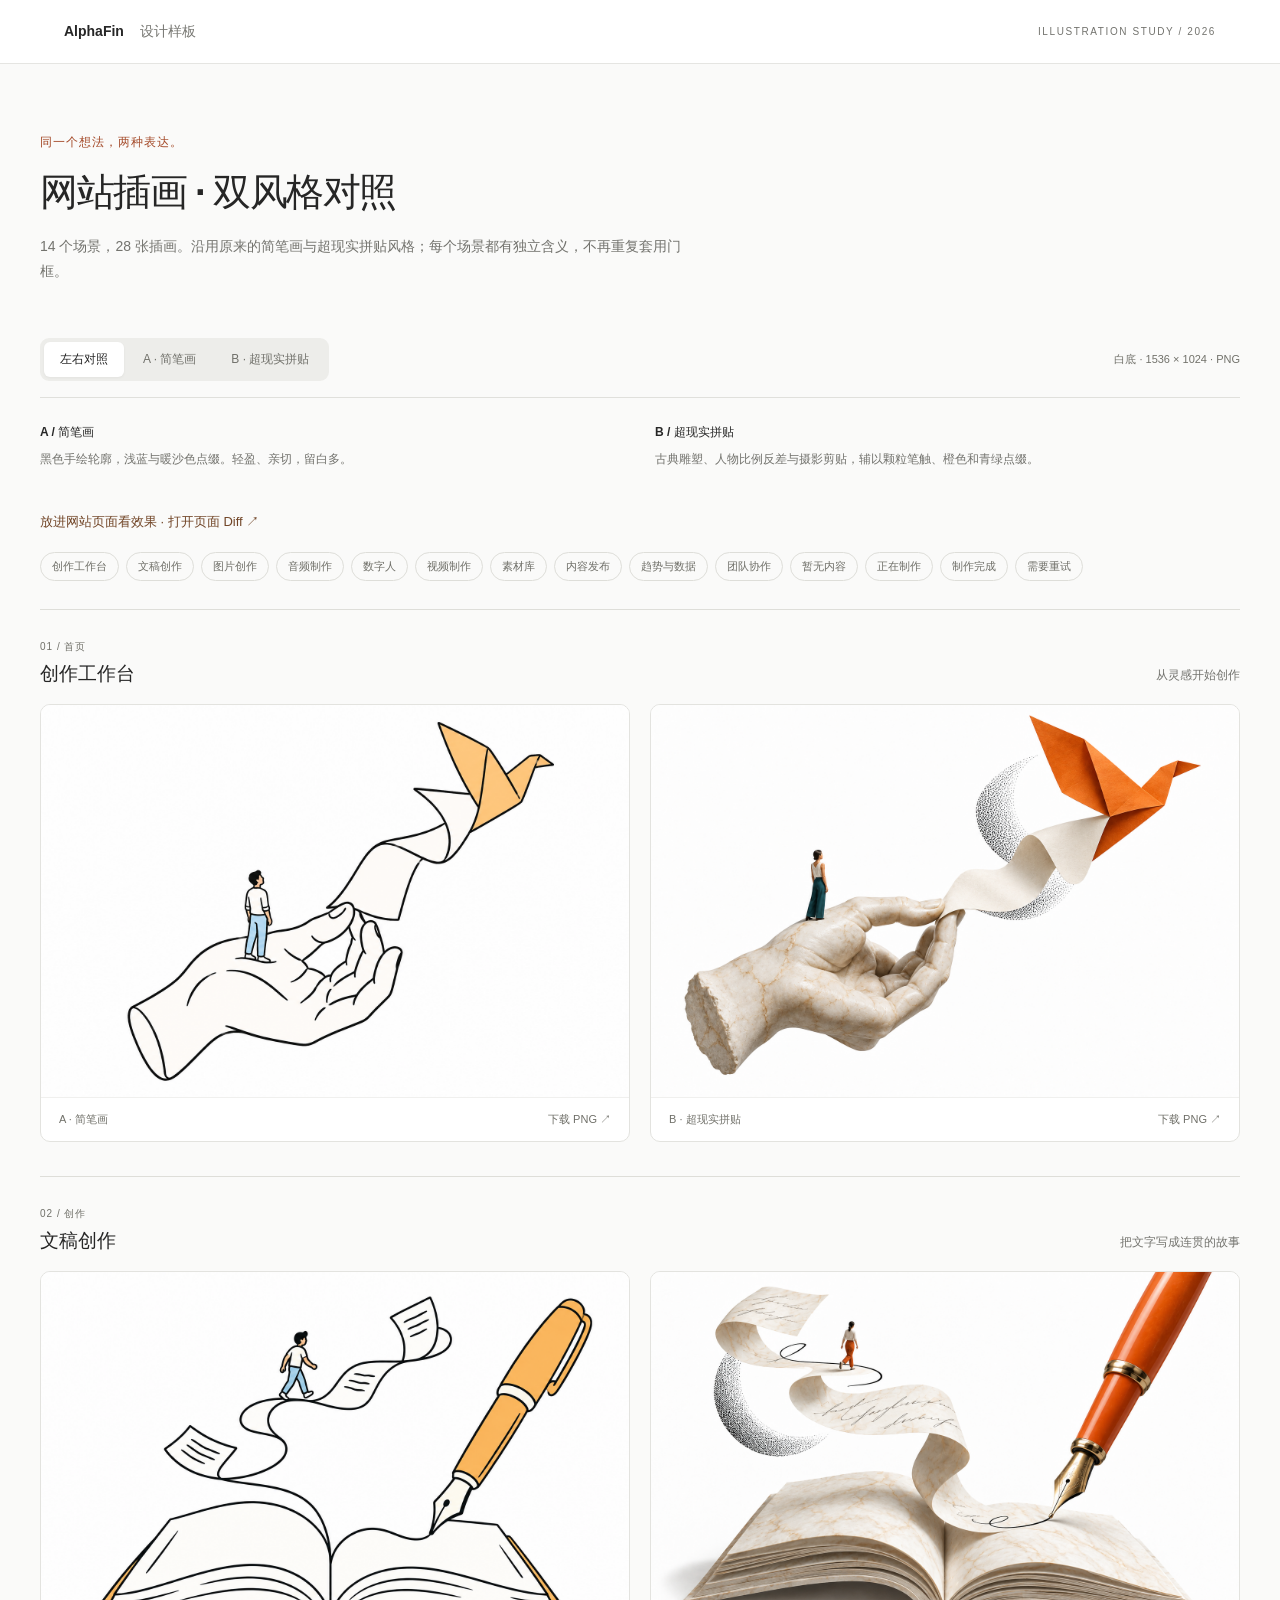
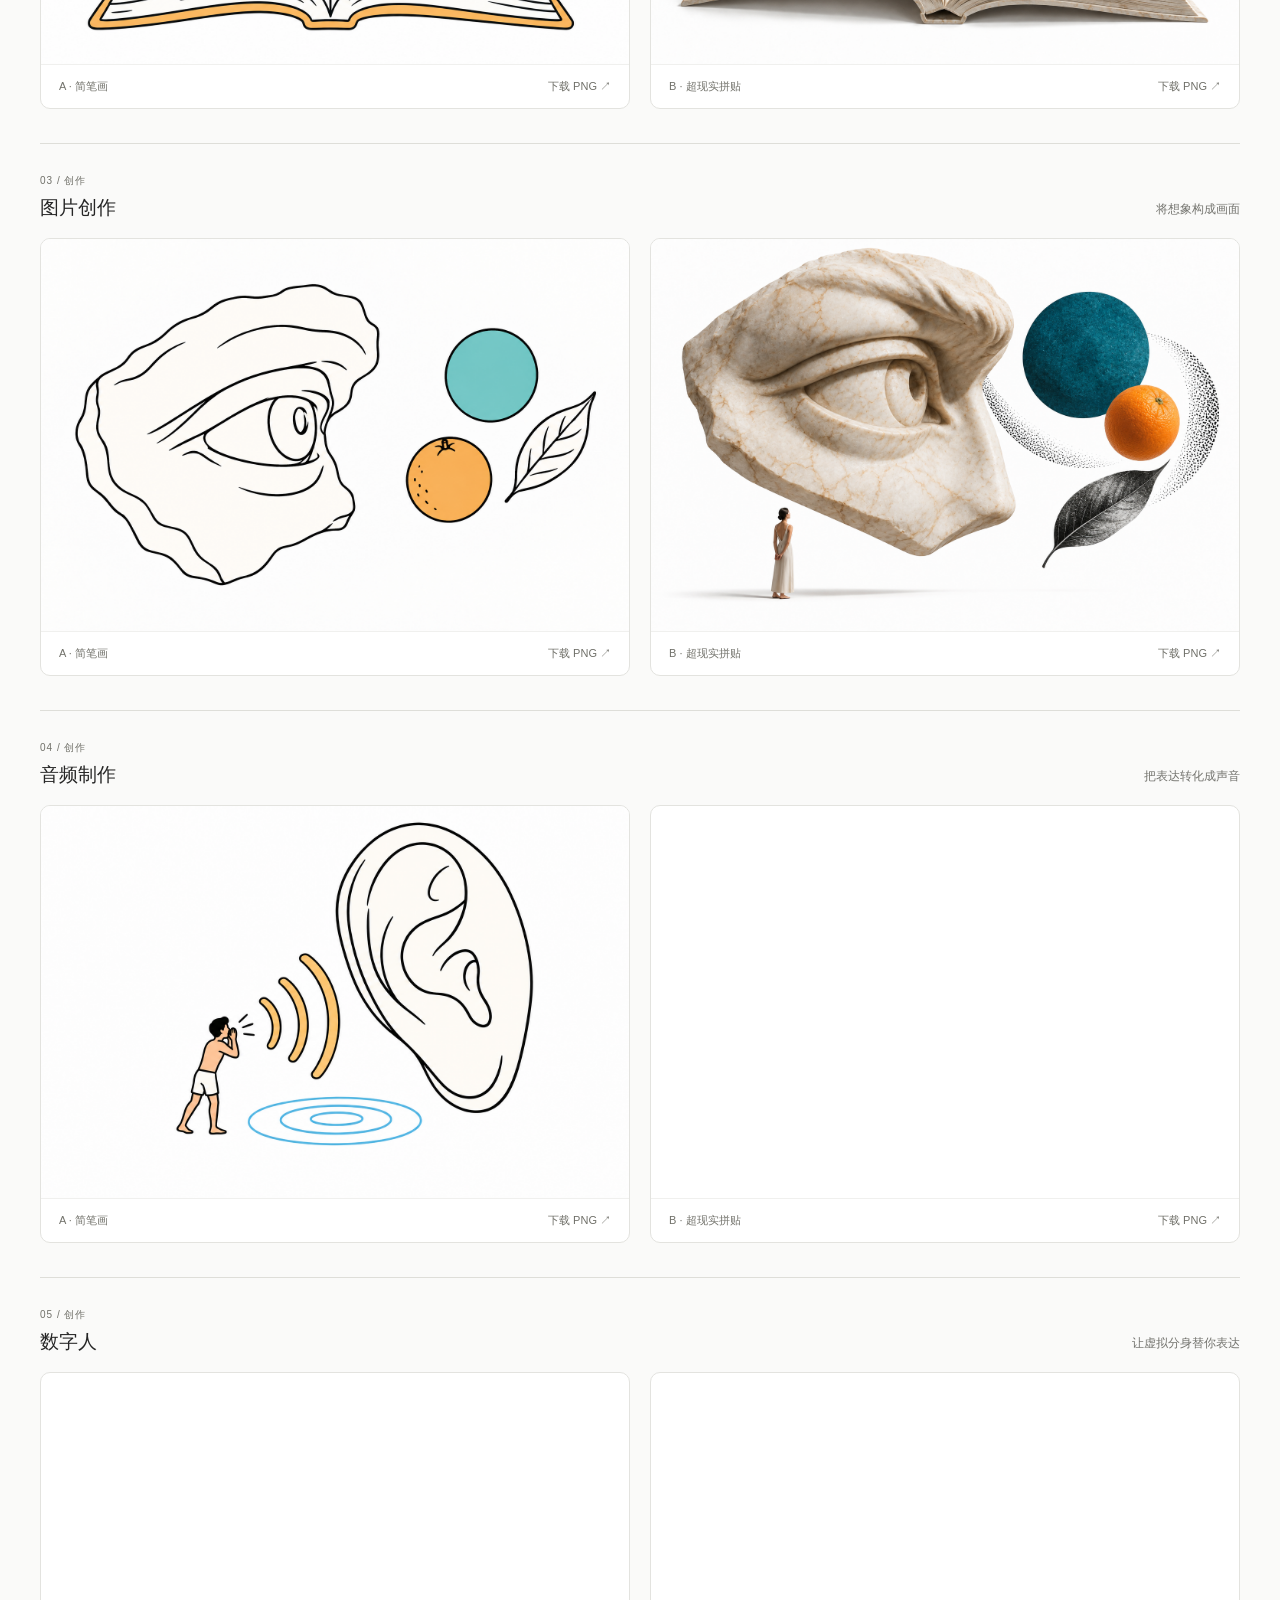
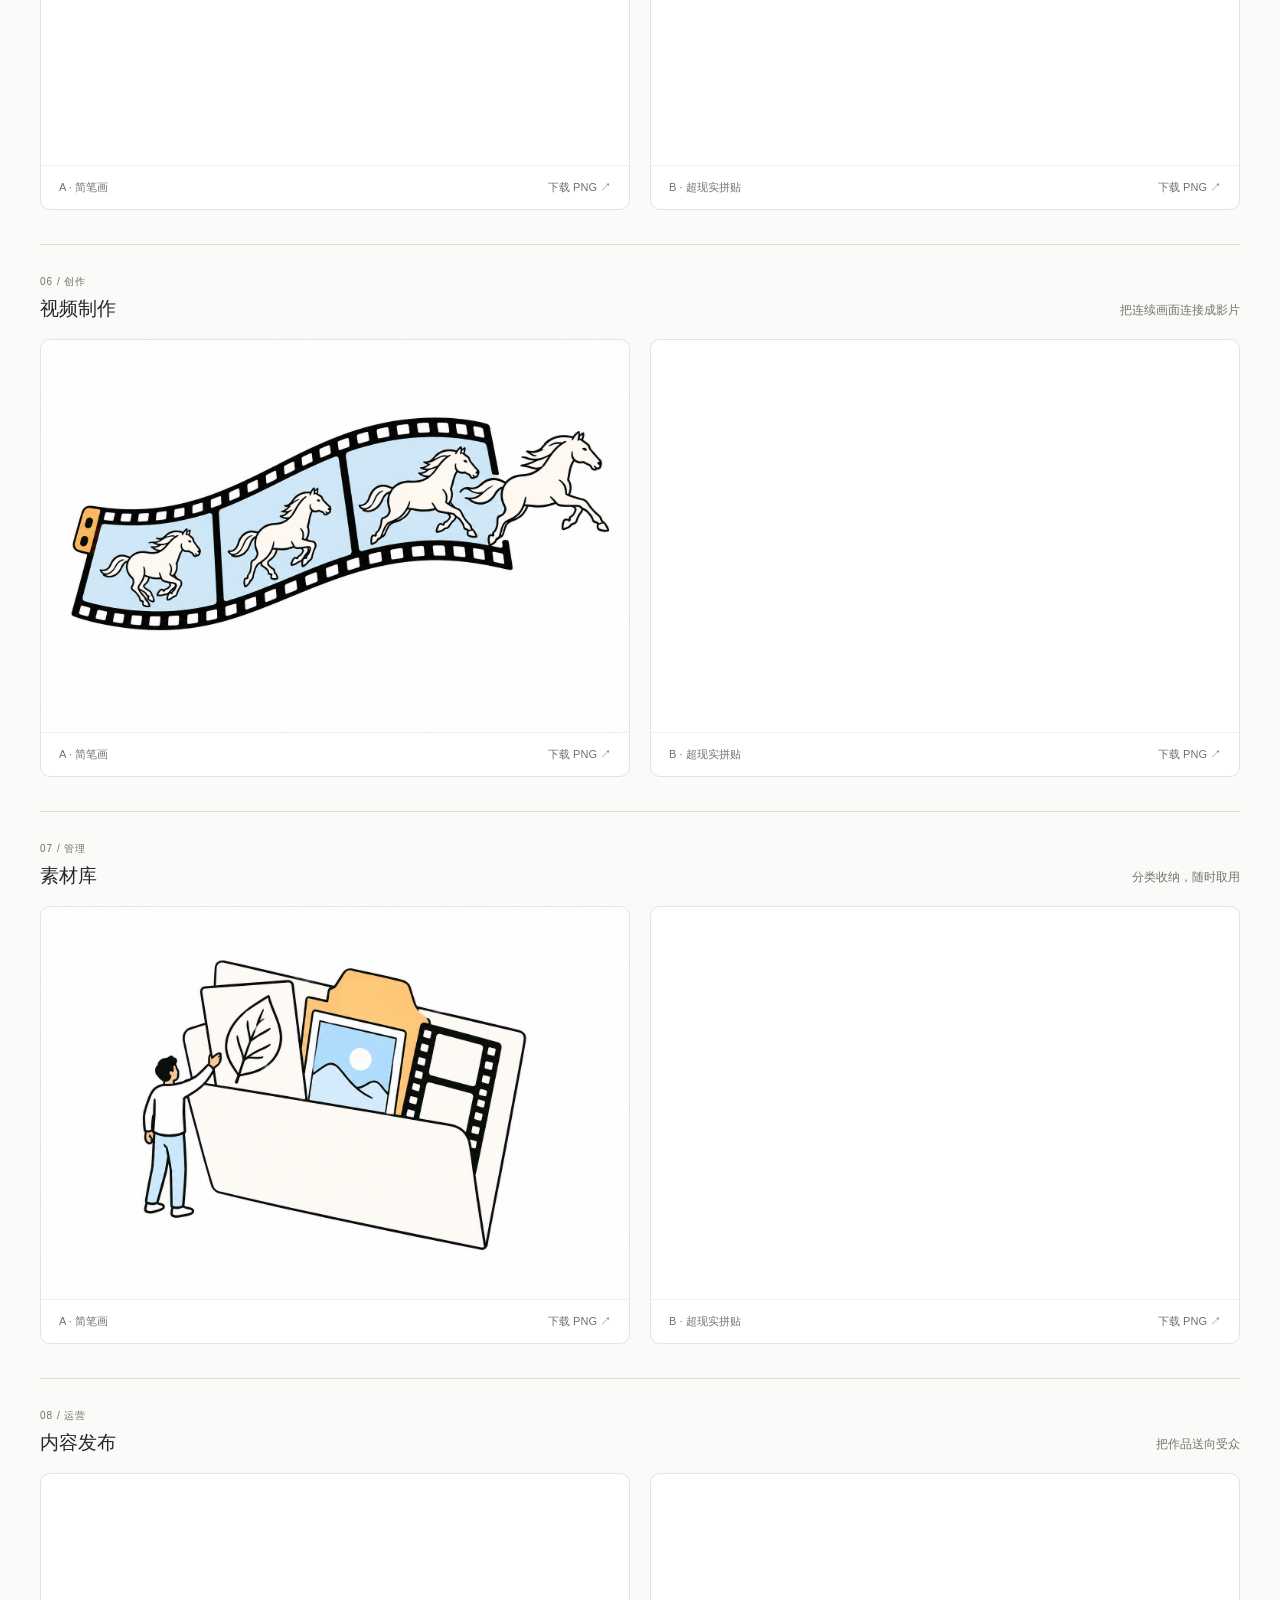
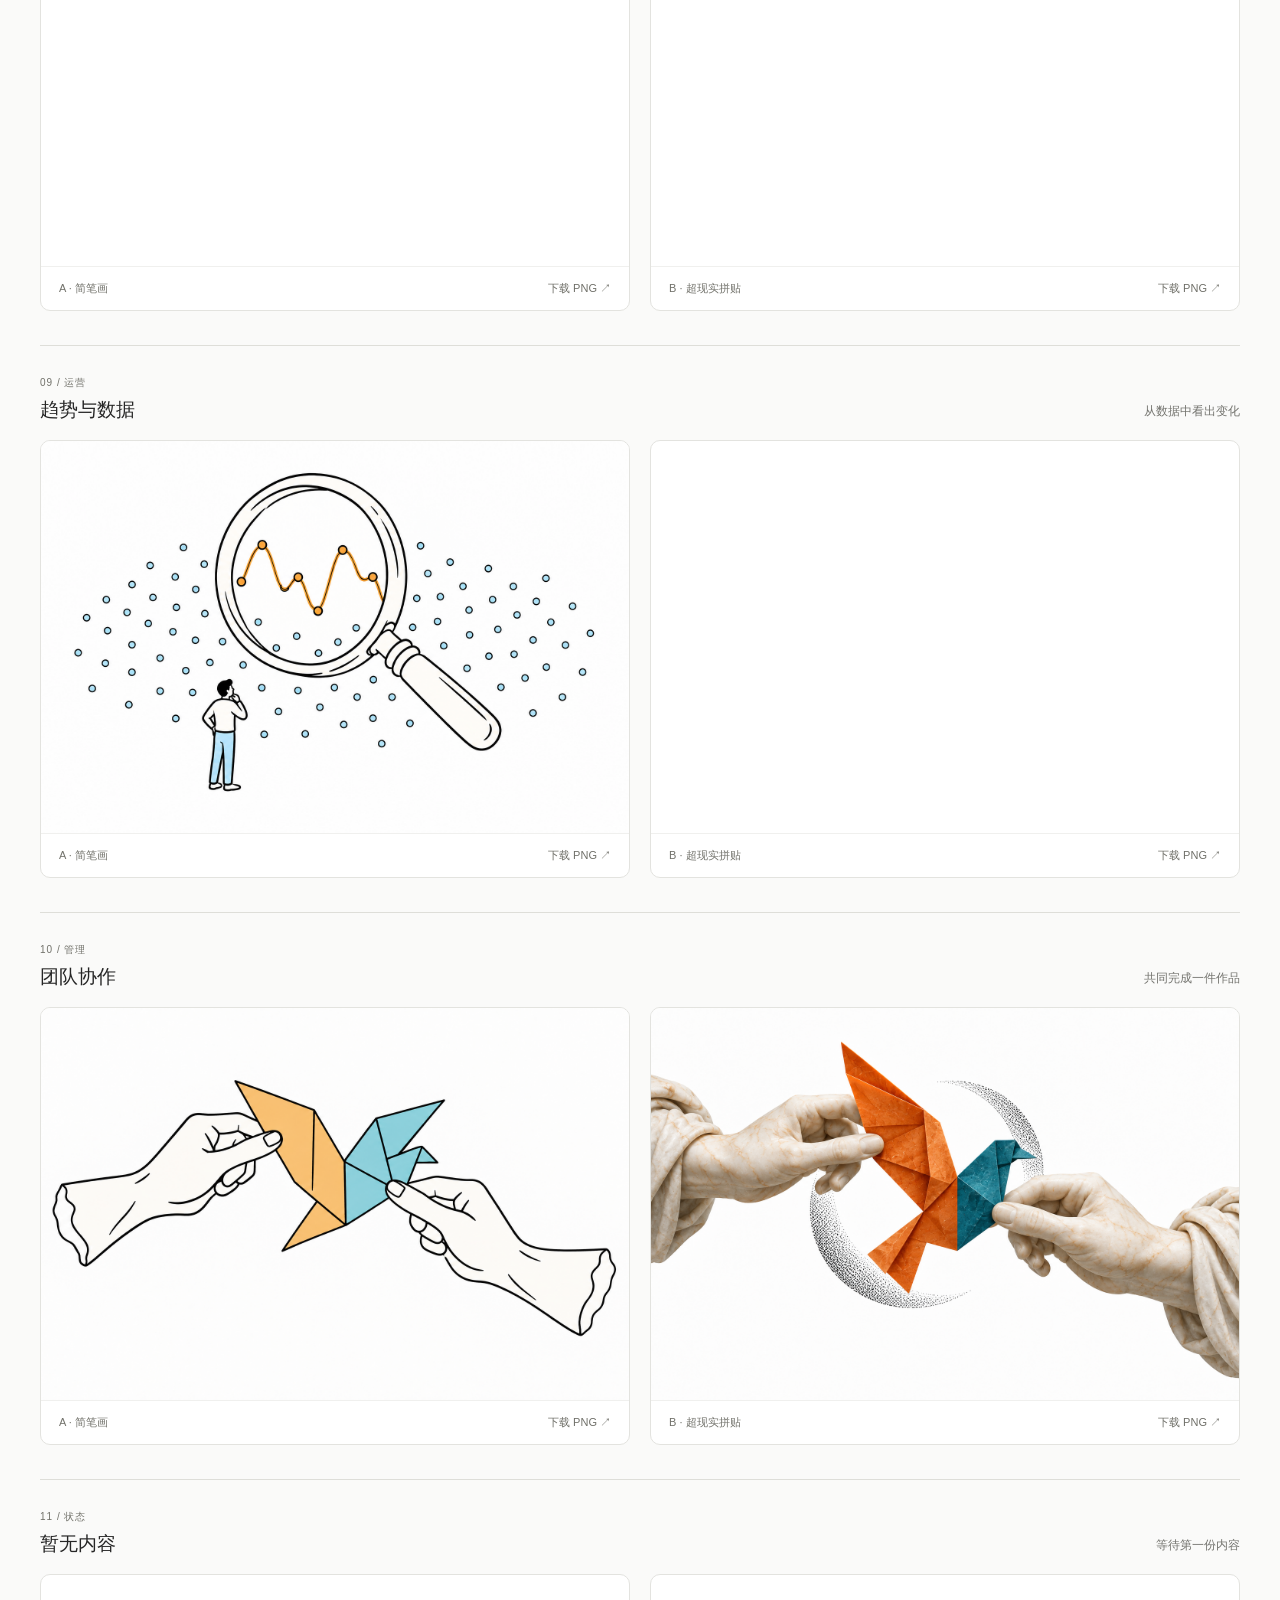
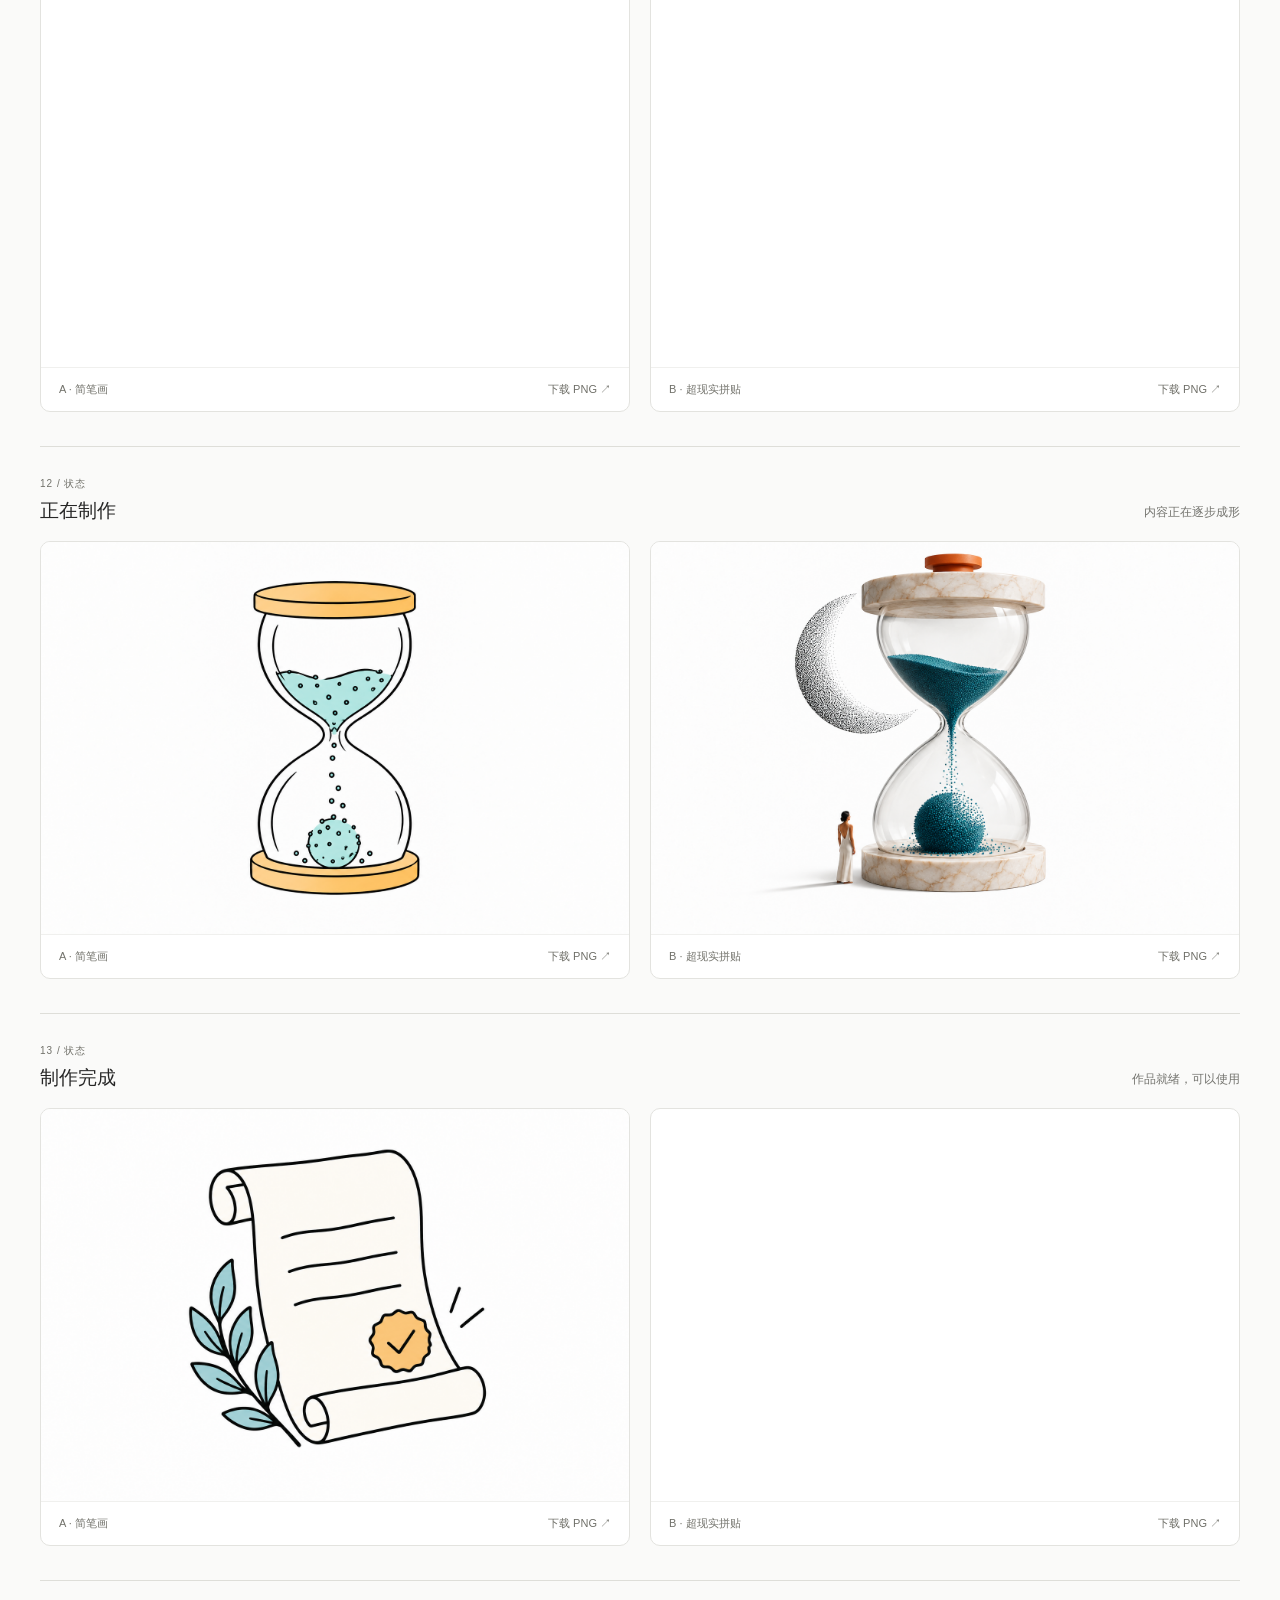
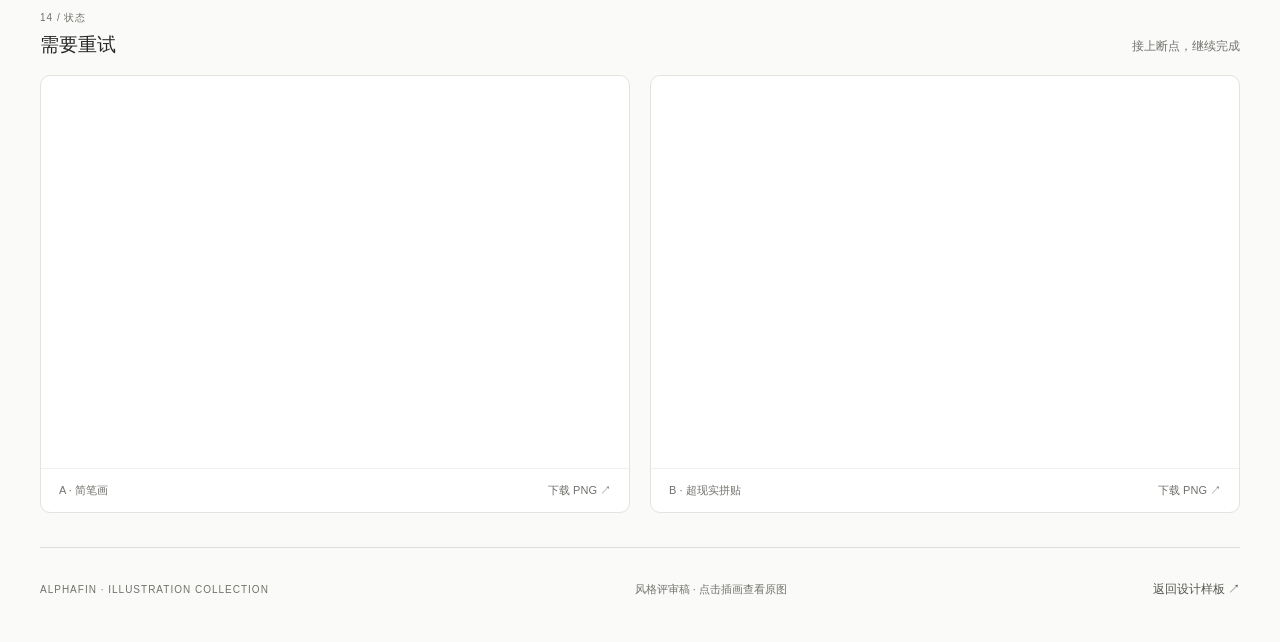
<file: illustration-suite.html>
<!doctype html>
<html lang="zh-CN"><head><meta charset="utf-8"><meta name="viewport" content="width=device-width,initial-scale=1"><title>AlphaFin · 两套插画对照</title><link rel="stylesheet" href="illustration-suite.css"></head>
<body><header class="masthead"><a href="./">AlphaFin <span>设计样板</span></a><span>ILLUSTRATION STUDY / 2026</span></header>
<main><div class="intro"><span class="eyebrow">同一个想法，两种表达。</span><h1>网站插画 · 双风格对照</h1><p>14 个场景，28 张插画。沿用原来的简笔画与超现实拼贴风格；每个场景都有独立含义，不再重复套用门框。</p></div>
<input class="mode" type="radio" name="mode" id="mode-pair" checked><input class="mode" type="radio" name="mode" id="mode-ink"><input class="mode" type="radio" name="mode" id="mode-surreal">
<div class="toolbar"><div class="switcher" role="group" aria-label="显示方式"><label for="mode-pair">左右对照</label><label for="mode-ink">A · 简笔画</label><label for="mode-surreal">B · 超现实拼贴</label></div><span class="meta">白底 · 1536 × 1024 · PNG</span></div>
<div class="style-notes"><div><b>A / 简笔画</b><p>黑色手绘轮廓，浅蓝与暖沙色点缀。轻盈、亲切，留白多。</p></div><div><b>B / 超现实拼贴</b><p>古典雕塑、人物比例反差与摄影剪贴，辅以颗粒笔触、橙色和青绿点缀。</p></div></div>
<p><a href="page-diff.html" style="font-size:13px;color:#714527">放进网站页面看效果 · 打开页面 Diff ↗</a></p><nav class="jump" aria-label="插画场景"><a href="#welcome">创作工作台</a><a href="#writing">文稿创作</a><a href="#image">图片创作</a><a href="#audio">音频制作</a><a href="#presenter">数字人</a><a href="#video">视频制作</a><a href="#library">素材库</a><a href="#publish">内容发布</a><a href="#analytics">趋势与数据</a><a href="#team">团队协作</a><a href="#empty">暂无内容</a><a href="#processing">正在制作</a><a href="#success">制作完成</a><a href="#error">需要重试</a></nav>
<div class="scenes"><section class="scene" id="welcome" aria-labelledby="welcome-title"><header class="scene-heading"><div><span class="number">01 / 首页</span><h2 id="welcome-title">创作工作台</h2></div><p>从灵感开始创作</p></header><div class="pair"><figure class="ink"><a class="art" href="assets/suite-welcome-ink-v3.png" target="_blank" rel="noopener" aria-label="查看创作工作台 · A · 简笔画原图"><img src="assets/suite-welcome-ink-v3.png" width="1536" height="1024" alt="创作工作台 · A · 简笔画：从灵感开始创作"  decoding="async"></a><figcaption><span>A · 简笔画</span><a href="assets/suite-welcome-ink-v3.png" download>下载 PNG <span aria-hidden="true">↗</span></a></figcaption></figure><figure class="surreal"><a class="art" href="assets/suite-welcome-surreal-v3.png" target="_blank" rel="noopener" aria-label="查看创作工作台 · B · 超现实拼贴原图"><img src="assets/suite-welcome-surreal-v3.png" width="1536" height="1024" alt="创作工作台 · B · 超现实拼贴：从灵感开始创作"  decoding="async"></a><figcaption><span>B · 超现实拼贴</span><a href="assets/suite-welcome-surreal-v3.png" download>下载 PNG <span aria-hidden="true">↗</span></a></figcaption></figure></div></section>
<section class="scene" id="writing" aria-labelledby="writing-title"><header class="scene-heading"><div><span class="number">02 / 创作</span><h2 id="writing-title">文稿创作</h2></div><p>把文字写成连贯的故事</p></header><div class="pair"><figure class="ink"><a class="art" href="assets/suite-writing-ink-v3.png" target="_blank" rel="noopener" aria-label="查看文稿创作 · A · 简笔画原图"><img src="assets/suite-writing-ink-v3.png" width="1536" height="1024" alt="文稿创作 · A · 简笔画：把文字写成连贯的故事" loading="lazy" decoding="async"></a><figcaption><span>A · 简笔画</span><a href="assets/suite-writing-ink-v3.png" download>下载 PNG <span aria-hidden="true">↗</span></a></figcaption></figure><figure class="surreal"><a class="art" href="assets/suite-writing-surreal-v3.png" target="_blank" rel="noopener" aria-label="查看文稿创作 · B · 超现实拼贴原图"><img src="assets/suite-writing-surreal-v3.png" width="1536" height="1024" alt="文稿创作 · B · 超现实拼贴：把文字写成连贯的故事" loading="lazy" decoding="async"></a><figcaption><span>B · 超现实拼贴</span><a href="assets/suite-writing-surreal-v3.png" download>下载 PNG <span aria-hidden="true">↗</span></a></figcaption></figure></div></section>
<section class="scene" id="image" aria-labelledby="image-title"><header class="scene-heading"><div><span class="number">03 / 创作</span><h2 id="image-title">图片创作</h2></div><p>将想象构成画面</p></header><div class="pair"><figure class="ink"><a class="art" href="assets/suite-image-ink-v3.png" target="_blank" rel="noopener" aria-label="查看图片创作 · A · 简笔画原图"><img src="assets/suite-image-ink-v3.png" width="1536" height="1024" alt="图片创作 · A · 简笔画：将想象构成画面" loading="lazy" decoding="async"></a><figcaption><span>A · 简笔画</span><a href="assets/suite-image-ink-v3.png" download>下载 PNG <span aria-hidden="true">↗</span></a></figcaption></figure><figure class="surreal"><a class="art" href="assets/suite-image-surreal-v3.png" target="_blank" rel="noopener" aria-label="查看图片创作 · B · 超现实拼贴原图"><img src="assets/suite-image-surreal-v3.png" width="1536" height="1024" alt="图片创作 · B · 超现实拼贴：将想象构成画面" loading="lazy" decoding="async"></a><figcaption><span>B · 超现实拼贴</span><a href="assets/suite-image-surreal-v3.png" download>下载 PNG <span aria-hidden="true">↗</span></a></figcaption></figure></div></section>
<section class="scene" id="audio" aria-labelledby="audio-title"><header class="scene-heading"><div><span class="number">04 / 创作</span><h2 id="audio-title">音频制作</h2></div><p>把表达转化成声音</p></header><div class="pair"><figure class="ink"><a class="art" href="assets/suite-audio-ink-v3.png" target="_blank" rel="noopener" aria-label="查看音频制作 · A · 简笔画原图"><img src="assets/suite-audio-ink-v3.png" width="1536" height="1024" alt="音频制作 · A · 简笔画：把表达转化成声音" loading="lazy" decoding="async"></a><figcaption><span>A · 简笔画</span><a href="assets/suite-audio-ink-v3.png" download>下载 PNG <span aria-hidden="true">↗</span></a></figcaption></figure><figure class="surreal"><a class="art" href="assets/suite-audio-surreal-v3.png" target="_blank" rel="noopener" aria-label="查看音频制作 · B · 超现实拼贴原图"><img src="assets/suite-audio-surreal-v3.png" width="1536" height="1024" alt="音频制作 · B · 超现实拼贴：把表达转化成声音" loading="lazy" decoding="async"></a><figcaption><span>B · 超现实拼贴</span><a href="assets/suite-audio-surreal-v3.png" download>下载 PNG <span aria-hidden="true">↗</span></a></figcaption></figure></div></section>
<section class="scene" id="presenter" aria-labelledby="presenter-title"><header class="scene-heading"><div><span class="number">05 / 创作</span><h2 id="presenter-title">数字人</h2></div><p>让虚拟分身替你表达</p></header><div class="pair"><figure class="ink"><a class="art" href="assets/suite-presenter-ink-v3.png" target="_blank" rel="noopener" aria-label="查看数字人 · A · 简笔画原图"><img src="assets/suite-presenter-ink-v3.png" width="1536" height="1024" alt="数字人 · A · 简笔画：让虚拟分身替你表达" loading="lazy" decoding="async"></a><figcaption><span>A · 简笔画</span><a href="assets/suite-presenter-ink-v3.png" download>下载 PNG <span aria-hidden="true">↗</span></a></figcaption></figure><figure class="surreal"><a class="art" href="assets/suite-presenter-surreal-v3.png" target="_blank" rel="noopener" aria-label="查看数字人 · B · 超现实拼贴原图"><img src="assets/suite-presenter-surreal-v3.png" width="1536" height="1024" alt="数字人 · B · 超现实拼贴：让虚拟分身替你表达" loading="lazy" decoding="async"></a><figcaption><span>B · 超现实拼贴</span><a href="assets/suite-presenter-surreal-v3.png" download>下载 PNG <span aria-hidden="true">↗</span></a></figcaption></figure></div></section>
<section class="scene" id="video" aria-labelledby="video-title"><header class="scene-heading"><div><span class="number">06 / 创作</span><h2 id="video-title">视频制作</h2></div><p>把连续画面连接成影片</p></header><div class="pair"><figure class="ink"><a class="art" href="assets/suite-video-ink-v3.png" target="_blank" rel="noopener" aria-label="查看视频制作 · A · 简笔画原图"><img src="assets/suite-video-ink-v3.png" width="1536" height="1024" alt="视频制作 · A · 简笔画：把连续画面连接成影片" loading="lazy" decoding="async"></a><figcaption><span>A · 简笔画</span><a href="assets/suite-video-ink-v3.png" download>下载 PNG <span aria-hidden="true">↗</span></a></figcaption></figure><figure class="surreal"><a class="art" href="assets/suite-video-surreal-v3.png" target="_blank" rel="noopener" aria-label="查看视频制作 · B · 超现实拼贴原图"><img src="assets/suite-video-surreal-v3.png" width="1536" height="1024" alt="视频制作 · B · 超现实拼贴：把连续画面连接成影片" loading="lazy" decoding="async"></a><figcaption><span>B · 超现实拼贴</span><a href="assets/suite-video-surreal-v3.png" download>下载 PNG <span aria-hidden="true">↗</span></a></figcaption></figure></div></section>
<section class="scene" id="library" aria-labelledby="library-title"><header class="scene-heading"><div><span class="number">07 / 管理</span><h2 id="library-title">素材库</h2></div><p>分类收纳，随时取用</p></header><div class="pair"><figure class="ink"><a class="art" href="assets/suite-library-ink-v3.png" target="_blank" rel="noopener" aria-label="查看素材库 · A · 简笔画原图"><img src="assets/suite-library-ink-v3.png" width="1536" height="1024" alt="素材库 · A · 简笔画：分类收纳，随时取用" loading="lazy" decoding="async"></a><figcaption><span>A · 简笔画</span><a href="assets/suite-library-ink-v3.png" download>下载 PNG <span aria-hidden="true">↗</span></a></figcaption></figure><figure class="surreal"><a class="art" href="assets/suite-library-surreal-v3.png" target="_blank" rel="noopener" aria-label="查看素材库 · B · 超现实拼贴原图"><img src="assets/suite-library-surreal-v3.png" width="1536" height="1024" alt="素材库 · B · 超现实拼贴：分类收纳，随时取用" loading="lazy" decoding="async"></a><figcaption><span>B · 超现实拼贴</span><a href="assets/suite-library-surreal-v3.png" download>下载 PNG <span aria-hidden="true">↗</span></a></figcaption></figure></div></section>
<section class="scene" id="publish" aria-labelledby="publish-title"><header class="scene-heading"><div><span class="number">08 / 运营</span><h2 id="publish-title">内容发布</h2></div><p>把作品送向受众</p></header><div class="pair"><figure class="ink"><a class="art" href="assets/suite-publish-ink-v3.png" target="_blank" rel="noopener" aria-label="查看内容发布 · A · 简笔画原图"><img src="assets/suite-publish-ink-v3.png" width="1536" height="1024" alt="内容发布 · A · 简笔画：把作品送向受众" loading="lazy" decoding="async"></a><figcaption><span>A · 简笔画</span><a href="assets/suite-publish-ink-v3.png" download>下载 PNG <span aria-hidden="true">↗</span></a></figcaption></figure><figure class="surreal"><a class="art" href="assets/suite-publish-surreal-v3.png" target="_blank" rel="noopener" aria-label="查看内容发布 · B · 超现实拼贴原图"><img src="assets/suite-publish-surreal-v3.png" width="1536" height="1024" alt="内容发布 · B · 超现实拼贴：把作品送向受众" loading="lazy" decoding="async"></a><figcaption><span>B · 超现实拼贴</span><a href="assets/suite-publish-surreal-v3.png" download>下载 PNG <span aria-hidden="true">↗</span></a></figcaption></figure></div></section>
<section class="scene" id="analytics" aria-labelledby="analytics-title"><header class="scene-heading"><div><span class="number">09 / 运营</span><h2 id="analytics-title">趋势与数据</h2></div><p>从数据中看出变化</p></header><div class="pair"><figure class="ink"><a class="art" href="assets/suite-analytics-ink-v3.png" target="_blank" rel="noopener" aria-label="查看趋势与数据 · A · 简笔画原图"><img src="assets/suite-analytics-ink-v3.png" width="1536" height="1024" alt="趋势与数据 · A · 简笔画：从数据中看出变化" loading="lazy" decoding="async"></a><figcaption><span>A · 简笔画</span><a href="assets/suite-analytics-ink-v3.png" download>下载 PNG <span aria-hidden="true">↗</span></a></figcaption></figure><figure class="surreal"><a class="art" href="assets/suite-analytics-surreal-v3.png" target="_blank" rel="noopener" aria-label="查看趋势与数据 · B · 超现实拼贴原图"><img src="assets/suite-analytics-surreal-v3.png" width="1536" height="1024" alt="趋势与数据 · B · 超现实拼贴：从数据中看出变化" loading="lazy" decoding="async"></a><figcaption><span>B · 超现实拼贴</span><a href="assets/suite-analytics-surreal-v3.png" download>下载 PNG <span aria-hidden="true">↗</span></a></figcaption></figure></div></section>
<section class="scene" id="team" aria-labelledby="team-title"><header class="scene-heading"><div><span class="number">10 / 管理</span><h2 id="team-title">团队协作</h2></div><p>共同完成一件作品</p></header><div class="pair"><figure class="ink"><a class="art" href="assets/suite-team-ink-v3.png" target="_blank" rel="noopener" aria-label="查看团队协作 · A · 简笔画原图"><img src="assets/suite-team-ink-v3.png" width="1536" height="1024" alt="团队协作 · A · 简笔画：共同完成一件作品" loading="lazy" decoding="async"></a><figcaption><span>A · 简笔画</span><a href="assets/suite-team-ink-v3.png" download>下载 PNG <span aria-hidden="true">↗</span></a></figcaption></figure><figure class="surreal"><a class="art" href="assets/suite-team-surreal-v3.png" target="_blank" rel="noopener" aria-label="查看团队协作 · B · 超现实拼贴原图"><img src="assets/suite-team-surreal-v3.png" width="1536" height="1024" alt="团队协作 · B · 超现实拼贴：共同完成一件作品" loading="lazy" decoding="async"></a><figcaption><span>B · 超现实拼贴</span><a href="assets/suite-team-surreal-v3.png" download>下载 PNG <span aria-hidden="true">↗</span></a></figcaption></figure></div></section>
<section class="scene" id="empty" aria-labelledby="empty-title"><header class="scene-heading"><div><span class="number">11 / 状态</span><h2 id="empty-title">暂无内容</h2></div><p>等待第一份内容</p></header><div class="pair"><figure class="ink"><a class="art" href="assets/suite-empty-ink-v3.png" target="_blank" rel="noopener" aria-label="查看暂无内容 · A · 简笔画原图"><img src="assets/suite-empty-ink-v3.png" width="1536" height="1024" alt="暂无内容 · A · 简笔画：等待第一份内容" loading="lazy" decoding="async"></a><figcaption><span>A · 简笔画</span><a href="assets/suite-empty-ink-v3.png" download>下载 PNG <span aria-hidden="true">↗</span></a></figcaption></figure><figure class="surreal"><a class="art" href="assets/suite-empty-surreal-v3.png" target="_blank" rel="noopener" aria-label="查看暂无内容 · B · 超现实拼贴原图"><img src="assets/suite-empty-surreal-v3.png" width="1536" height="1024" alt="暂无内容 · B · 超现实拼贴：等待第一份内容" loading="lazy" decoding="async"></a><figcaption><span>B · 超现实拼贴</span><a href="assets/suite-empty-surreal-v3.png" download>下载 PNG <span aria-hidden="true">↗</span></a></figcaption></figure></div></section>
<section class="scene" id="processing" aria-labelledby="processing-title"><header class="scene-heading"><div><span class="number">12 / 状态</span><h2 id="processing-title">正在制作</h2></div><p>内容正在逐步成形</p></header><div class="pair"><figure class="ink"><a class="art" href="assets/suite-processing-ink-v3.png" target="_blank" rel="noopener" aria-label="查看正在制作 · A · 简笔画原图"><img src="assets/suite-processing-ink-v3.png" width="1536" height="1024" alt="正在制作 · A · 简笔画：内容正在逐步成形" loading="lazy" decoding="async"></a><figcaption><span>A · 简笔画</span><a href="assets/suite-processing-ink-v3.png" download>下载 PNG <span aria-hidden="true">↗</span></a></figcaption></figure><figure class="surreal"><a class="art" href="assets/suite-processing-surreal-v3.png" target="_blank" rel="noopener" aria-label="查看正在制作 · B · 超现实拼贴原图"><img src="assets/suite-processing-surreal-v3.png" width="1536" height="1024" alt="正在制作 · B · 超现实拼贴：内容正在逐步成形" loading="lazy" decoding="async"></a><figcaption><span>B · 超现实拼贴</span><a href="assets/suite-processing-surreal-v3.png" download>下载 PNG <span aria-hidden="true">↗</span></a></figcaption></figure></div></section>
<section class="scene" id="success" aria-labelledby="success-title"><header class="scene-heading"><div><span class="number">13 / 状态</span><h2 id="success-title">制作完成</h2></div><p>作品就绪，可以使用</p></header><div class="pair"><figure class="ink"><a class="art" href="assets/suite-success-ink-v3.png" target="_blank" rel="noopener" aria-label="查看制作完成 · A · 简笔画原图"><img src="assets/suite-success-ink-v3.png" width="1536" height="1024" alt="制作完成 · A · 简笔画：作品就绪，可以使用" loading="lazy" decoding="async"></a><figcaption><span>A · 简笔画</span><a href="assets/suite-success-ink-v3.png" download>下载 PNG <span aria-hidden="true">↗</span></a></figcaption></figure><figure class="surreal"><a class="art" href="assets/suite-success-surreal-v3.png" target="_blank" rel="noopener" aria-label="查看制作完成 · B · 超现实拼贴原图"><img src="assets/suite-success-surreal-v3.png" width="1536" height="1024" alt="制作完成 · B · 超现实拼贴：作品就绪，可以使用" loading="lazy" decoding="async"></a><figcaption><span>B · 超现实拼贴</span><a href="assets/suite-success-surreal-v3.png" download>下载 PNG <span aria-hidden="true">↗</span></a></figcaption></figure></div></section>
<section class="scene" id="error" aria-labelledby="error-title"><header class="scene-heading"><div><span class="number">14 / 状态</span><h2 id="error-title">需要重试</h2></div><p>接上断点，继续完成</p></header><div class="pair"><figure class="ink"><a class="art" href="assets/suite-error-ink-v3.png" target="_blank" rel="noopener" aria-label="查看需要重试 · A · 简笔画原图"><img src="assets/suite-error-ink-v3.png" width="1536" height="1024" alt="需要重试 · A · 简笔画：接上断点，继续完成" loading="lazy" decoding="async"></a><figcaption><span>A · 简笔画</span><a href="assets/suite-error-ink-v3.png" download>下载 PNG <span aria-hidden="true">↗</span></a></figcaption></figure><figure class="surreal"><a class="art" href="assets/suite-error-surreal-v3.png" target="_blank" rel="noopener" aria-label="查看需要重试 · B · 超现实拼贴原图"><img src="assets/suite-error-surreal-v3.png" width="1536" height="1024" alt="需要重试 · B · 超现实拼贴：接上断点，继续完成" loading="lazy" decoding="async"></a><figcaption><span>B · 超现实拼贴</span><a href="assets/suite-error-surreal-v3.png" download>下载 PNG <span aria-hidden="true">↗</span></a></figcaption></figure></div></section></div>
<footer><span>ALPHAFIN · ILLUSTRATION COLLECTION</span><p>风格评审稿 · 点击插画查看原图</p><a href="./">返回设计样板 ↗</a></footer></main></body></html>
</file>
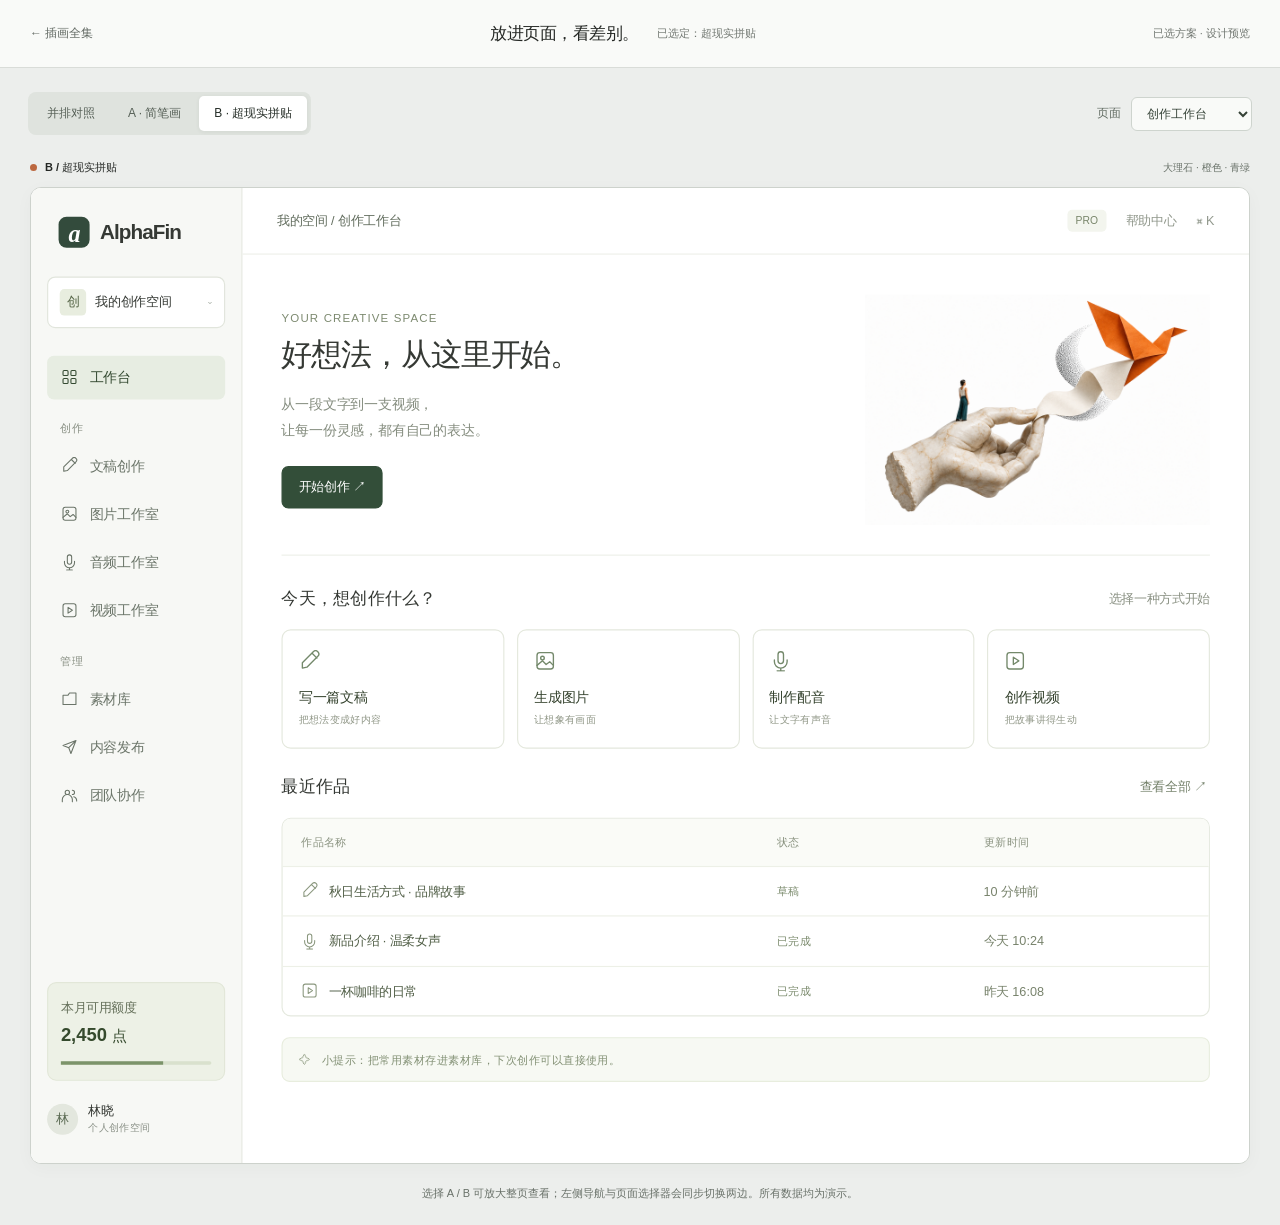
<file: page-diff.html>
<!doctype html>
<html lang="zh-CN"><head><meta charset="utf-8"><meta name="viewport" content="width=device-width,initial-scale=1"><title>AlphaFin · 插画页面 Diff</title><link rel="stylesheet" href="page-diff.css"><script src="page-diff.js" defer></script></head><body>
<header class="review-head"><a href="illustration-suite.html">← 插画全集</a><div><strong>放进页面，看差别。</strong><span>已选定：超现实拼贴</span></div><span class="draft">已选方案 · 设计预览</span></header>
<main class="review"><div class="controls"><div class="segments" role="group" aria-label="对比方式"><button type="button" data-mode="both" aria-pressed="false">并排对照</button><button type="button" data-mode="ink" aria-pressed="false">A · 简笔画</button><button type="button" data-mode="surreal" aria-pressed="true">B · 超现实拼贴</button></div><div class="page-picker"><label for="scene">页面</label><select id="scene"><option value="home">创作工作台</option><option value="writing">文稿创作</option><option value="audio">音频工作室</option><option value="library">素材库</option></select></div></div>
<div class="comparison" data-mode="surreal"><section class="version" data-style="ink" aria-label="A 简笔画页面"><div class="version-title"><b><i class="dot ink-dot"></i>A / 简笔画</b><span>黑色线条 · 浅蓝 · 暖沙</span></div><div class="viewport"><div class="product"></div></div></section><section class="version" data-style="surreal" aria-label="B 超现实拼贴页面"><div class="version-title"><b><i class="dot surreal-dot"></i>B / 超现实拼贴</b><span>大理石 · 橙色 · 青绿</span></div><div class="viewport"><div class="product"></div></div></section></div>
<p class="review-note">选择 A / B 可放大整页查看；左侧导航与页面选择器会同步切换两边。所有数据均为演示。</p></main><div id="feedback" role="status" aria-live="polite"></div>
</body></html>
</file>
<file: illustration-suite.css>
:root{color-scheme:light;font-family:Inter,-apple-system,BlinkMacSystemFont,"PingFang SC",sans-serif;color:#262626;background:#fafaf9;font-synthesis:none}*{box-sizing:border-box}body{margin:0}a{color:inherit;text-decoration:none}a:focus-visible,label:focus-visible{outline:2px solid #a64a22;outline-offset:4px}.masthead{height:64px;padding:0 5vw;border-bottom:1px solid #e5e5e2;display:flex;justify-content:space-between;align-items:center;font-size:14px;background:#fff}.masthead a{font-weight:650}.masthead a span{font-weight:400;color:#787873;margin-left:12px}.masthead>span{font-size:10px;letter-spacing:1.6px;color:#73736e}main{max-width:1300px;margin:auto;padding:0 40px}.intro{padding:68px 0 38px;max-width:770px}.eyebrow{color:#a34827;font-size:12px;letter-spacing:1px}h1{font-size:38px;letter-spacing:-1.5px;font-weight:550;margin:16px 0}p{line-height:1.8;color:#73736e}.intro p{font-size:14px;margin:0;max-width:650px}.mode{position:absolute;width:1px;height:1px;overflow:hidden;clip-path:inset(50%)}.toolbar{display:flex;align-items:center;justify-content:space-between;gap:20px;position:sticky;top:0;z-index:2;background:#fafaf9f5;backdrop-filter:blur(12px);padding:16px 0;border-bottom:1px solid #e0e0dc}.switcher{display:flex;gap:3px;padding:4px;background:#ededea;border-radius:9px}.switcher label{padding:9px 16px;font-size:12px;border-radius:6px;cursor:pointer;white-space:nowrap;color:#71716b}#mode-pair:checked~.toolbar label[for=mode-pair],#mode-ink:checked~.toolbar label[for=mode-ink],#mode-surreal:checked~.toolbar label[for=mode-surreal]{color:#242424;background:white;box-shadow:0 1px 3px #0000000c}#mode-pair:focus-visible~.toolbar label[for=mode-pair],#mode-ink:focus-visible~.toolbar label[for=mode-ink],#mode-surreal:focus-visible~.toolbar label[for=mode-surreal]{outline:2px solid #a64a22;outline-offset:2px}.meta{font-size:11px;color:#71716a}.style-notes{display:grid;grid-template-columns:1fr 1fr;gap:30px;padding:24px 0 20px}.style-notes b{font-size:12px;font-weight:600}.style-notes p{font-size:12px;margin:8px 0 0;max-width:470px}.jump{display:flex;gap:7px;flex-wrap:wrap;padding:0 0 28px}.jump a{font-size:11px;color:#6f6f68;border:1px solid #deded9;border-radius:20px;padding:6px 11px}.jump a:hover{background:#fff;color:#222}.scene{padding:26px 0 34px;border-top:1px solid #deded9;scroll-margin-top:82px}.scene-heading{display:flex;align-items:flex-end;justify-content:space-between;gap:16px;margin-bottom:17px}.number{font-size:10px;color:#71716a;letter-spacing:1px}h2{font-size:19px;font-weight:550;margin:7px 0 0}.scene-heading p{font-size:12px;margin:0}.pair{display:grid;grid-template-columns:1fr 1fr;gap:20px}figure{margin:0;min-width:0;background:white;border:1px solid #e3e3df;border-radius:10px;overflow:hidden}.art{display:block;cursor:zoom-in}.art img{width:100%;height:auto;display:block;aspect-ratio:3/2;object-fit:contain}figcaption{display:flex;align-items:center;justify-content:space-between;padding:14px 18px;font-size:11px;border-top:1px solid #f0f0ee;color:#71716a}figcaption a{color:#6f6f68}figcaption a:hover{color:#a34827}#mode-ink:checked~.scenes .surreal,#mode-surreal:checked~.scenes .ink{display:none}#mode-ink:checked~.scenes .pair,#mode-surreal:checked~.scenes .pair{grid-template-columns:minmax(0,820px);justify-content:center}footer{border-top:1px solid #deded9;padding:32px 0 42px;display:flex;gap:24px;align-items:center;justify-content:space-between;color:#71716a;font-size:10px}footer>span{letter-spacing:1px}footer p{margin:0;font-size:11px}footer a{font-size:12px;color:#55554f}@media(max-width:700px){main{padding:0 18px}.masthead{padding:0 18px;height:54px}.masthead>span{display:none}.intro{padding:38px 0 24px}h1{font-size:28px}.intro p{font-size:12px}.toolbar{gap:10px;padding:12px 0}.meta{display:none}.switcher{width:100%}.switcher label{flex:1;text-align:center;padding:9px 8px;font-size:11px}.style-notes{gap:18px}.style-notes p{font-size:11px}.pair{gap:10px}.scene-heading p{font-size:10px}.scene-heading h2{font-size:17px}figcaption{padding:10px 8px;font-size:9px;gap:7px;flex-wrap:wrap}.scene{padding:20px 0 24px}footer{flex-wrap:wrap;gap:12px}.jump{gap:6px}.jump a{font-size:10px;padding:5px 9px}}@media(prefers-reduced-motion:no-preference){html{scroll-behavior:smooth}}
</file>
<file: page-diff.css>
:root{font-family:-apple-system,BlinkMacSystemFont,"PingFang SC",sans-serif;color:#242724;background:#eceeec;font-synthesis:none}*{box-sizing:border-box}body{margin:0}a{color:inherit;text-decoration:none}button,select,input{font:inherit}button{cursor:pointer}button:focus-visible,a:focus-visible,select:focus-visible{outline:2px solid #527966;outline-offset:3px}.review-head{display:flex;align-items:center;justify-content:space-between;padding:22px 30px;background:#f9faf8;border-bottom:1px solid #d9dcd8;font-size:12px}.review-head>a{color:#626963}.review-head>div{display:flex;align-items:center;gap:18px}.review-head strong{font-size:17px;font-weight:600;letter-spacing:-.5px}.review-head div span,.draft{color:#717771;font-size:11px}.review{padding:24px 28px;max-width:1800px;margin:auto}.controls{display:flex;align-items:center;justify-content:space-between;margin-bottom:25px;gap:14px}.segments{display:flex;gap:3px;background:#dfe3de;border-radius:8px;padding:4px}.segments button{font-size:12px;padding:9px 15px;background:transparent;border:0;border-radius:5px;color:#555f56}.segments button[aria-pressed=true]{background:#fff;color:#252d27;box-shadow:0 1px 4px #26322512}.page-picker{display:flex;align-items:center;gap:10px;font-size:12px;color:#646e65}select{background:#f9faf8;border:1px solid #ced4ce;border-radius:6px;padding:8px 28px 8px 11px;color:#354237}.comparison{display:grid;grid-template-columns:1fr 1fr;gap:22px;align-items:start}.version{min-width:0}.version-title{display:flex;justify-content:space-between;align-items:center;font-size:11px;margin-bottom:12px}.version-title b{display:flex;align-items:center;gap:8px;font-weight:600}.version-title>span{font-size:10px;color:#687168}.dot{display:block;width:7px;height:7px;border-radius:50%}.ink-dot{background:#688294}.surreal-dot{background:#bc6840}.viewport{position:relative;overflow:hidden;border:1px solid #cdd2cc;border-radius:11px;background:#fff;box-shadow:0 4px 18px #26322508}.product{width:1060px;height:850px;transform-origin:top left;background:#fff;display:grid;grid-template-columns:184px 1fr;text-align:left;font-size:13px;line-height:1.5;color:#353934}.comparison[data-mode=ink],.comparison[data-mode=surreal]{grid-template-columns:minmax(0,1220px);justify-content:center}.comparison[data-mode=ink] [data-style=surreal],.comparison[data-mode=surreal] [data-style=ink]{display:none}.review-note{color:#697169;font-size:11px;text-align:center;margin:22px 0 0}.sidebar{padding:25px 14px;background:#f7f8f5;border-right:1px solid #e8eae4;display:flex;flex-direction:column}.brand{font-size:18px;letter-spacing:-.8px;font-weight:650;display:flex;align-items:center;gap:9px;padding:0 10px 25px}.brand-mark{font-family:Georgia,serif;font-style:italic;display:grid;place-items:center;width:27px;height:27px;background:#334b3c;color:white;border-radius:7px;font-size:21px}.workspace-label{display:flex;align-items:center;gap:8px;padding:10px;border:1px solid #e1e5dc;border-radius:7px;background:white;font-size:11px;margin-bottom:22px}.workspace-label>span{background:#e8eddf;padding:3px 6px;border-radius:4px;color:#566547}.workspace-label small{margin-left:auto;color:#818b7e}.nav-label{font-size:10px;color:#899084;letter-spacing:.7px;margin:15px 11px 5px}.nav-item{width:100%;border:0;background:none;text-align:left;display:flex;gap:10px;align-items:center;padding:10px 12px;border-radius:6px;color:#6b7569;font-size:12px;margin:2px 0}.nav-item.active{background:#e7ede2;color:#344a31;font-weight:550}.nav-item:hover{background:#eef1e9}.nav-item svg{width:15px;height:15px}.side-bottom{margin-top:auto}.credit{padding:13px 11px;background:#edf1e6;border:1px solid #e2e7d8;border-radius:8px;font-size:11px;color:#65705a}.credit b{color:#354a2d;font-size:16px;display:block;margin:4px 0}.credit-bar{height:3px;background:#d9e1cd;margin-top:11px;border-radius:4px}.credit-bar:after{content:"";display:block;width:68%;height:100%;background:#7c946a}.user{margin-top:18px;display:flex;gap:9px;align-items:center;font-size:11px}.avatar{display:grid;place-items:center;width:27px;height:27px;border-radius:50%;background:#e3e7de;color:#5b6a53}.user small{display:block;color:#8a9187;font-size:9px}.app-area{min-width:0}.app-top{height:58px;border-bottom:1px solid #eef0ea;display:flex;align-items:center;justify-content:space-between;padding:0 30px;color:#626d5e;font-size:11px}.top-actions{display:flex;align-items:center;gap:17px;color:#91988c}.badge{padding:3px 7px;background:#f3f5ee;color:#78856a;border-radius:4px;font-size:9px}.content{padding:32px 34px}.content h1{font-size:27px;font-weight:550;letter-spacing:-1px;line-height:1.4;margin:6px 0 12px}.content h2{font-size:15px;font-weight:550;margin:0}.muted{color:#8a9183;font-size:11px}.hero{display:grid;grid-template-columns:1fr 300px;gap:15px;align-items:center;min-height:227px;border-bottom:1px solid #edf0e8;padding:0 0 24px;margin-bottom:26px}.hero-art{width:300px;height:205px;object-fit:contain}.hero p{font-size:12px;line-height:1.9;color:#858d7f;margin:0 0 20px;max-width:345px}.eyebrow{font-size:10px;color:#7d8a70;letter-spacing:1px}.primary,.secondary{border-radius:6px;padding:9px 14px;font-size:11px;border:1px solid #334e39;background:#334e39;color:white}.secondary{background:white;border-color:#dfe5d7;color:#66745e}.primary:hover{background:#42604a}.section-head{display:flex;justify-content:space-between;align-items:center;margin:22px 0 15px}.text-button{border:0;background:none;color:#74816a;font-size:11px;padding:3px}.quick-grid{display:grid;grid-template-columns:repeat(4,1fr);gap:11px}.quick{padding:17px 14px;border:1px solid #e4e8dd;border-radius:8px;text-align:left;background:#fff;color:#34422d;cursor:pointer}.quick:hover{background:#f7f9f3}.quick svg{width:19px;height:19px;display:block;color:#74896b;margin-bottom:13px}.quick b{display:block;font-size:12px;font-weight:550}.quick small{font-size:9px;color:#909787;display:block;margin-top:5px}.table{border:1px solid #e5e9df;border-radius:8px;overflow:hidden}.table-row{display:grid;grid-template-columns:2.3fr 1fr 1fr;align-items:center;padding:13px 16px;border-top:1px solid #edf0e7;font-size:11px;color:#78836c}.table-row:first-child{border-top:0;background:#fafbf7;color:#8a9380;font-size:10px}.file-name{display:flex;align-items:center;gap:9px;color:#505e46}.file-name svg{width:15px;height:15px;color:#8b987f}.status{font-size:10px;color:#7b8b6d}.tip{display:flex;align-items:center;gap:10px;background:#f7f9f3;border:1px solid #e8edde;padding:11px 14px;border-radius:7px;color:#829074;font-size:10px;margin-top:18px}.content-head{display:flex;justify-content:space-between;align-items:center;margin-bottom:20px}.content-head h1{font-size:23px;margin:0 0 7px}.tabs{display:flex;gap:25px;border-bottom:1px solid #e7ebe0;margin:18px 0 24px;font-size:12px;color:#8a9480}.tabs span{padding:10px 0}.tabs .selected{color:#445b39;border-bottom:2px solid #445b39}.empty-layout{border:1px solid #e3e8db;border-radius:10px;min-height:425px;display:flex;align-items:center;justify-content:center;text-align:center;background:#fff}.empty-layout img{width:285px;height:190px;object-fit:contain;display:block;margin:0 auto 14px}.empty-layout h2{font-size:17px;margin-bottom:9px}.empty-layout p{font-size:11px;color:#87937a;line-height:1.8;margin-bottom:18px}.setting-row{display:flex;gap:12px;padding:15px 0 0}.setting-card{border:1px solid #e4e9dc;border-radius:7px;flex:1;padding:13px 15px;color:#657958;font-size:11px}.setting-card small{display:block;margin-top:5px;color:#8d9980;font-size:10px}.editor-layout{display:grid;grid-template-columns:1.25fr 1fr;min-height:478px;border:1px solid #e3e8db;border-radius:9px;overflow:hidden}.editor{padding:23px;border-right:1px solid #e7ecdf}.editor-title{font-size:17px;margin-bottom:21px}.editor p{font-size:12px;line-height:2;color:#758269}.editor .placeholder{color:#a4ae99;border-top:1px solid #edf0e7;padding-top:18px;margin-top:20px}.inspiration{padding:30px 20px;text-align:center;background:#fdfefb}.inspiration img{width:245px;height:185px;object-fit:contain}.inspiration h2{font-size:14px;margin:15px 0 8px}.inspiration p{font-size:11px;line-height:1.8;color:#8a987b}.inspiration button{margin-top:13px}.editor-foot{display:flex;justify-content:space-between;align-items:center;margin-top:20px;font-size:10px;color:#95a187}#feedback{position:fixed;bottom:24px;left:50%;transform:translateX(-50%);max-width:90vw;padding:12px 18px;border:1px solid #d8ded1;background:#fff;border-radius:8px;box-shadow:0 5px 25px #00000012;font-size:12px;color:#45573c;z-index:10}#feedback:empty{display:none}@media(max-width:700px){.review-head{padding:17px}.review-head>div{display:block}.review-head strong{font-size:14px}.review-head div span{display:block;font-size:9px;margin-top:4px}.draft{display:none}.review{padding:16px 12px}.controls{flex-wrap:wrap;gap:14px}.segments{width:100%}.segments button{flex:1;padding:9px 6px;font-size:11px}.comparison{gap:16px;grid-template-columns:1fr}.version-title>span{font-size:9px}.review-note{font-size:10px;line-height:1.8}.page-picker{font-size:11px}select{padding:6px 25px 6px 9px}}@media(prefers-reduced-motion:no-preference){button{transition:background .15s ease}}
</file>
